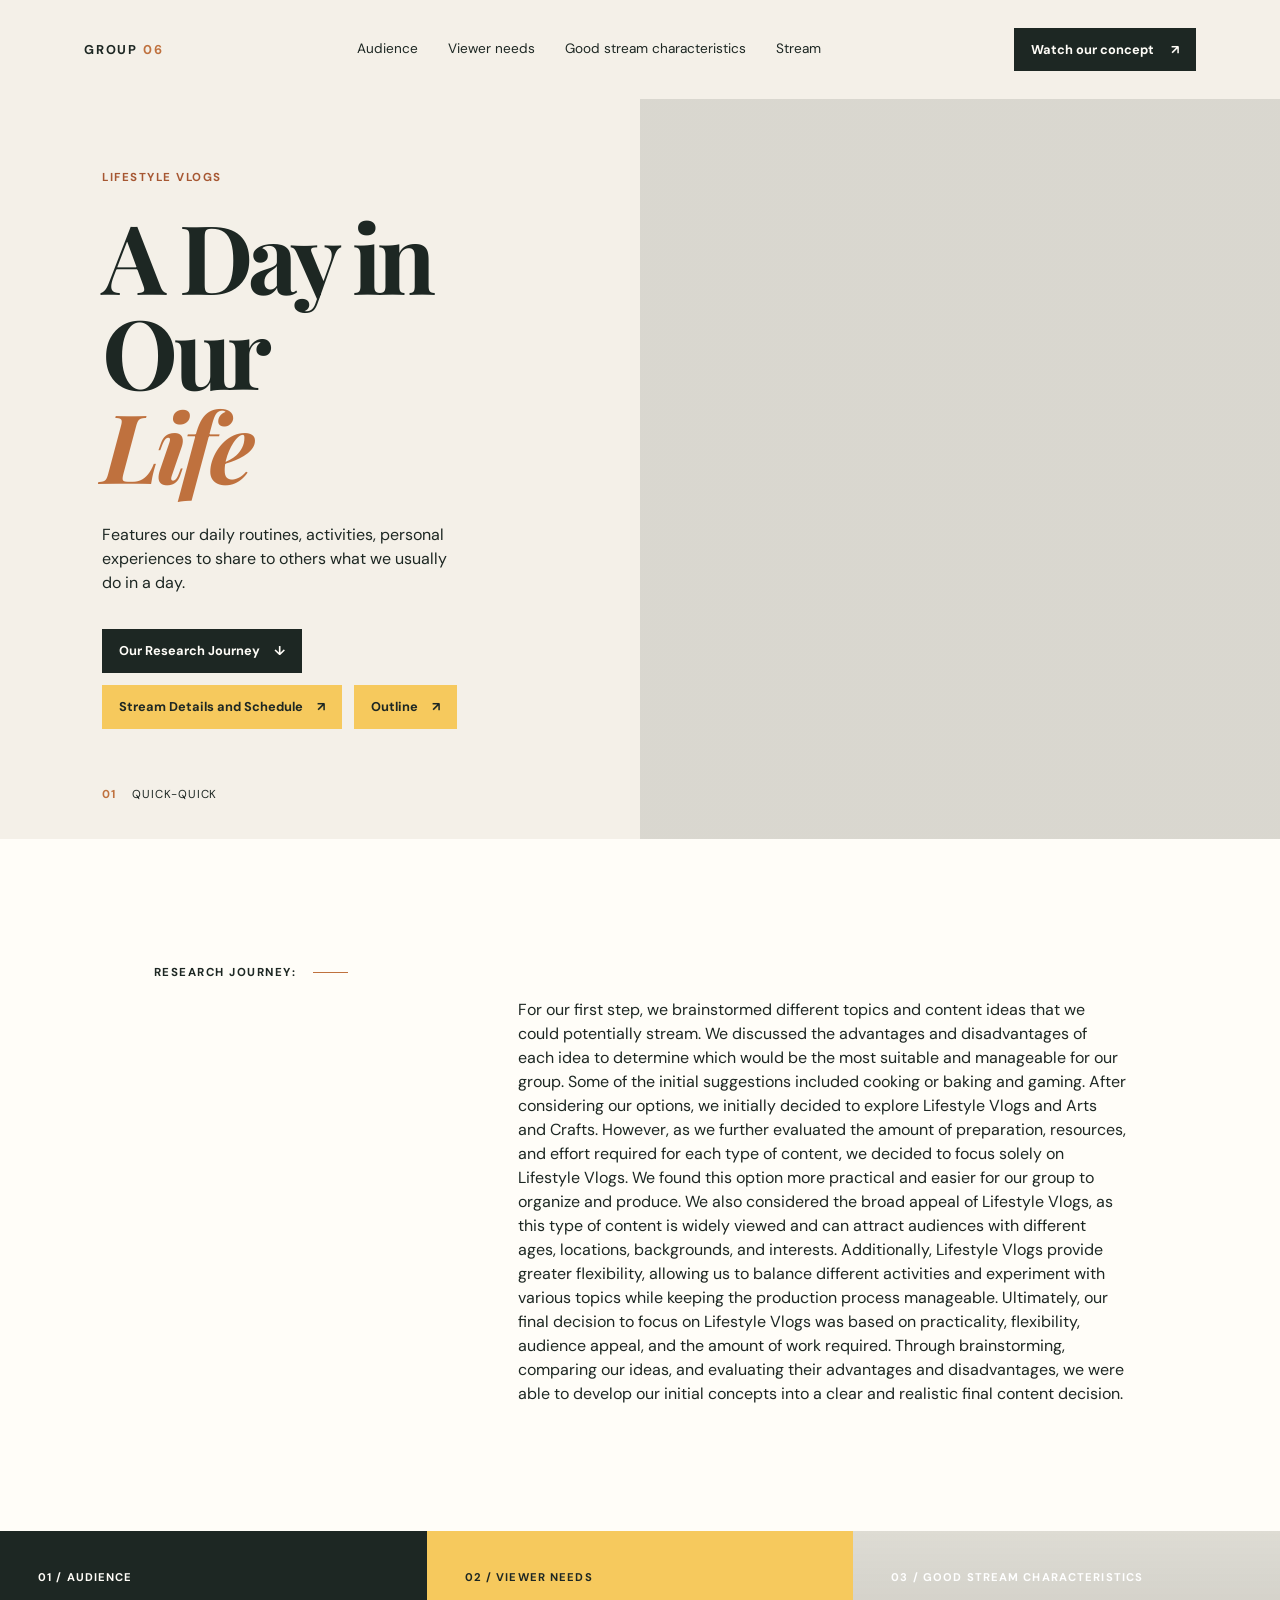
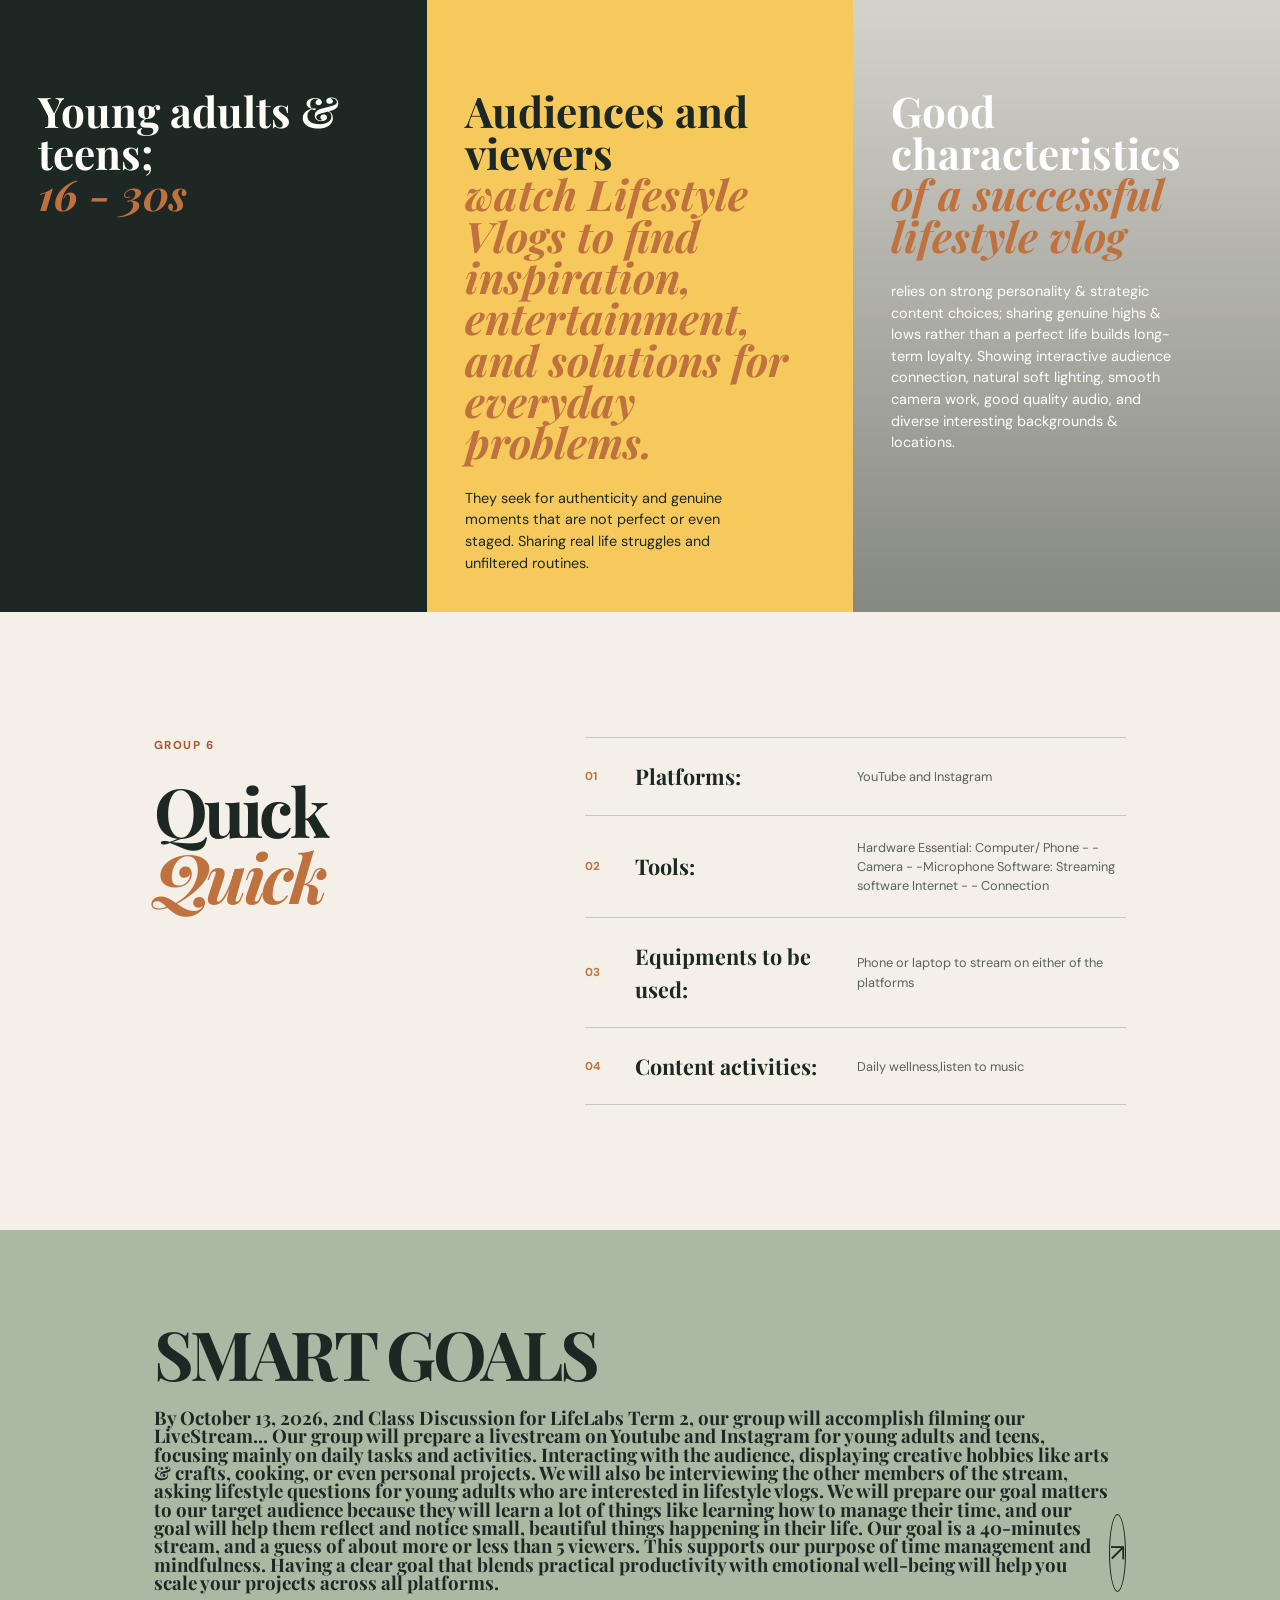
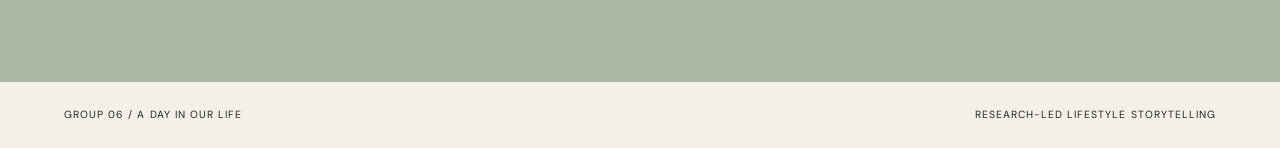
<file: index.html>
<!DOCTYPE html>
<html lang="en">
<head>
	<meta charset="UTF-8">
	<meta name="viewport" content="width=device-width, initial-scale=1.0">
	<meta name="description" content="A Day in Our Life: a lifestyle vlog concept about honest routines, small joys, and real connection.">
	<title>A Day in Our Life | Group 6</title>
	<link rel="preconnect" href="https://fonts.googleapis.com">
	<link rel="preconnect" href="https://fonts.gstatic.com" crossorigin>
	<link href="https://fonts.googleapis.com/css2?family=DM+Sans:wght@400;500;700&family=Playfair+Display:wght@600;700&display=swap" rel="stylesheet">
	<link rel="stylesheet" href="styles.css">
</head>
<body>
	<header class="site-header">
		<a class="brand" href="#top" aria-label="A Day in Our Life home">GROUP <span>06</span></a>
		<nav class="site-nav" aria-label="Main navigation">
			<a href="#audience">Audience</a>
			<a href="#viewer-needs">Viewer needs</a>
			<a href="#good-stream-characteristics">Good stream characteristics</a>
      <a href="about.html">Stream</a>
		</nav>
		<a class="header-button" href="https://www.facebook.com/quickiegroup6/" target="_blank" rel="noopener noreferrer">Watch our concept <span aria-hidden="true">↗</span></a>
	</header>

	<main id="top">
		<section class="hero" aria-labelledby="hero-title">
			<div class="hero-copy">
				<p class="eyebrow">Lifestyle vlogs</p>
				<h1 id="hero-title">A Day in Our<br><em>Life</em></h1>
				<p class="hero-intro">Features our daily routines, activities, personal experiences to share to others what we usually do in a day.</p>
				<div class="hero-actions">
					<a class="primary-button" href="#story">Our Research Journey <span aria-hidden="true">↓</span></a>
					<a class="primary-button schedule-button" href="schedule.html">Stream Details and Schedule <span aria-hidden="true">↗</span></a>
					<a class="primary-button schedule-button" href="outline.html">Outline <span aria-hidden="true">↗</span></a>
				</div>
			</div>
			<div class="hero-image" role="img" aria-label="A camera and notebook on a sunny table"></div>
			<div class="hero-note"><span>01</span><span>Quick-Quick</span></div>
		</section>

		<section class="statement" id="story" aria-labelledby="statement-title">
			<div class="section-label">Research Journey: <span></span></div>
			<div>
        
				<p>For our first step, we brainstormed different topics and content ideas that we could potentially stream. We discussed the advantages and disadvantages of each idea to determine which would be the most suitable and manageable for our group. Some of the initial suggestions included cooking or baking and gaming.
After considering our options, we initially decided to explore Lifestyle Vlogs and Arts and Crafts. However, as we further evaluated the amount of preparation, resources, and effort required for each type of content, we decided to focus solely on Lifestyle Vlogs. We found this option more practical and easier for our group to organize and produce.
We also considered the broad appeal of Lifestyle Vlogs, as this type of content is widely viewed and can attract audiences with different ages, locations, backgrounds, and interests. Additionally, Lifestyle Vlogs provide greater flexibility, allowing us to balance different activities and experiment with various topics while keeping the production process manageable.
Ultimately, our final decision to focus on Lifestyle Vlogs was based on practicality, flexibility, audience appeal, and the amount of work required. Through brainstorming, comparing our ideas, and evaluating their advantages and disadvantages, we were able to develop our initial concepts into a clear and realistic final content decision.
	</p>
			</div>
		</section>

		<section class="details" id="audience" aria-label="Audience and stream characteristics">
			<article class="detail-card detail-card-dark">
				<p class="card-number">01 / Audience</p>
				<h3>Young adults & teens;<br><em>16 - 30s</em></h3>
			</article>
			<article class="detail-card detail-card-yellow" id="viewer-needs">
				<p class="card-number">02 / Viewer needs</p>
				<h3>Audiences and viewers<br><em>watch Lifestyle Vlogs to find inspiration, entertainment, and solutions for everyday problems.</em></h3>
				<p>They seek for authenticity and genuine moments that are not perfect or even staged. Sharing real life struggles and unfiltered routines.</p>
			</article>
			<article class="detail-card detail-card-photo" id="good-stream-characteristics">
				<p class="card-number">03 / Good Stream Characteristics</p>
				<h3>Good characteristics<br><em>of a successful lifestyle vlog</em></h3>
				<p>relies on strong personality & strategic content choices; sharing genuine highs & lows rather than a perfect life builds long-term loyalty. Showing interactive audience connection, natural soft lighting, smooth camera work, good quality audio, and diverse interesting backgrounds & locations.</p>
			</article>
		</section>

		<section class="toolkit" id="toolkit" aria-labelledby="toolkit-title">
			<div>
				<p class="eyebrow">GROUP 6</p>
				<h2 id="toolkit-title">Quick<br><em>Quick</em></h2>
			</div>
			<div class="tool-list">
				<div class="tool-row"><span>01</span><strong>Platforms:</strong><small>YouTube and Instagram</small></div>
				<div class="tool-row"><span>02</span><strong>Tools:</strong><small>Hardware Essential:  Computer/ Phone - - Camera - -Microphone
					Software: Streaming software Internet - - Connection</small></div>
				<div class="tool-row"><span>03</span><strong>Equipments to be used:</strong><small>Phone or laptop to stream on either of the platforms</small></div>
				<div class="tool-row"><span>04</span><strong>Content activities:</strong><small>Daily wellness,listen to music</small></div>
			</div>
		</section>

		<section class="watch" id="watch" aria-labelledby="watch-title">
			<div>
				<h2 class="eyebrow">SMART GOALS</h2>
				<h3 id="watch-title">By October 13, 2026, 2nd Class Discussion for LifeLabs Term 2, our group will accomplish filming our LiveStream... Our group will prepare a livestream on Youtube and Instagram for young adults and teens, focusing mainly on daily tasks and activities. Interacting with the audience, displaying creative hobbies like arts & crafts, cooking, or even personal projects. We will also be interviewing the other members of the stream, asking lifestyle questions for young adults who are interested in lifestyle vlogs. We will prepare our goal matters to our target audience because they  will learn a lot of things like learning how to manage their time,  and our goal will help them reflect and notice small, beautiful things happening in their life. Our goal is a 40-minutes stream, and a guess of about more or less than 5 viewers. This supports our purpose of time management and mindfulness. Having a clear goal that blends practical productivity with emotional well-being will help you scale your projects across all platforms.<br></h3>
			</div>
			<a class="circle-button" href="#top" aria-label="Return to the top">↗</a>
		</section>
	</main>

	<footer class="site-footer">
		<span>GROUP 06 / A DAY IN OUR LIFE</span>
		<span>Research-led lifestyle storytelling</span>
	</footer>
</body>
</html>
</file>
<file: styles.css>
:root {
	--ink: #1d2723;
	--cream: #f4f0e8;
	--paper: #fffdf8;
	--yellow: #f6c95d;
	--sage: #a9b9a3;
	--line: rgba(29, 39, 35, 0.2);
}

* { box-sizing: border-box; }

html { scroll-behavior: smooth; }

body {
	margin: 0;
	background: var(--cream);
	color: var(--ink);
	font-family: "DM Sans", sans-serif;
	line-height: 1.5;
}

a { color: inherit; text-decoration: none; }

.site-header {
	align-items: center;
	display: flex;
	justify-content: space-between;
	margin: 0 auto;
	max-width: 1240px;
	padding: 28px 5vw;
}

.brand { font-size: 0.8rem; font-weight: 700; letter-spacing: 0.14em; }
.brand span { color: #bf713e; }
.site-nav { display: flex; gap: 30px; font-size: 0.85rem; }
.site-nav a:hover { color: #bf713e; }
.header-button, .primary-button { background: var(--ink); color: var(--paper); padding: 12px 17px; font-size: 0.8rem; font-weight: 700; }
.header-button span, .primary-button span { margin-left: 14px; }

.hero { display: grid; grid-template-columns: 1fr 1fr; min-height: 650px; position: relative; }
.hero-copy { align-self: center; max-width: 570px; padding: 70px 8vw 110px; }
.eyebrow { color: #a65732; font-size: 0.72rem; font-weight: 700; letter-spacing: 0.13em; margin: 0 0 22px; text-transform: uppercase; }
h1, h2, h3 { font-family: "Playfair Display", serif; font-weight: 700; line-height: 0.98; margin: 0; }
h1 { font-size: clamp(4rem, 7.5vw, 7.5rem); letter-spacing: -0.05em; }
h1 em, h2 em, h3 em { color: #bf713e; font-style: italic; }
.hero-intro { font-size: 1rem; margin: 32px 0 34px; max-width: 375px; }
.primary-button { display: inline-block; }
.primary-button:hover, .header-button:hover { background: #bf713e; }
.hero-actions { display: flex; flex-wrap: wrap; gap: 12px; }
.hero-actions .primary-button { align-items: center; display: inline-flex; min-height: 44px; }
.schedule-button { background: var(--yellow); color: var(--ink); }
.hero-actions .schedule-button:hover { background: var(--sage); }
.hero-image { background: linear-gradient(0deg, rgba(25, 35, 29, .12), rgba(25, 35, 29, .12)), url("https://img.hobbyfarms.com/what-to-feed-baby-cucks-1.png") center/cover; min-height: 650px; }
.hero-note { bottom: 35px; display: flex; font-size: 0.72rem; gap: 16px; left: 8vw; letter-spacing: 0.08em; position: absolute; text-transform: uppercase; }
.hero-note span:first-child { color: #bf713e; font-weight: 700; }

.statement { background: var(--paper); display: grid; gap: 60px; grid-template-columns: 1fr 2fr; padding: 125px 12vw; }
.section-label { font-size: 0.72rem; font-weight: 700; letter-spacing: 0.13em; text-transform: uppercase; }
.section-label span { background: #bf713e; display: inline-block; height: 1px; margin: 0 0 3px 12px; width: 35px; }
.statement h2, .toolkit h2, .watch h2 { font-size: clamp(2.8rem, 5.3vw, 5.2rem); letter-spacing: -0.05em; max-width: 790px; }
.statement p { font-size: 1rem; margin: 34px 0 0; max-width: 640px; }

.details { display: grid; grid-template-columns: repeat(3, 1fr); }
.detail-card { min-height: 390px; padding: 38px; }
.detail-card-dark { background: var(--ink); color: var(--paper); }
.detail-card-yellow { background: var(--yellow); }
.detail-card-photo { background: linear-gradient(0deg, rgba(25, 35, 29, .5), rgba(25, 35, 29, .1)), url("https://cdn.pixabay.com/photo/2018/11/19/05/53/animal-3824672_1280.jpg") center/cover; color: white; }
.card-number { font-size: 0.7rem; font-weight: 700; letter-spacing: 0.1em; margin: 0 0 105px; text-transform: uppercase; }
.detail-card h3 { font-size: clamp(2rem, 3.3vw, 3.4rem); }
.detail-card p:last-child { font-size: 0.9rem; margin: 25px 0 0; max-width: 280px; }

.toolkit { display: grid; gap: 70px; grid-template-columns: 0.8fr 1.2fr; padding: 125px 12vw; }
.tool-list { border-top: 1px solid var(--line); }
.tool-row { align-items: center; border-bottom: 1px solid var(--line); display: grid; gap: 15px; grid-template-columns: 35px 1fr 1.3fr; padding: 22px 0; }
.tool-row span { color: #bf713e; font-size: 0.72rem; font-weight: 700; }
.tool-row strong { font-family: "Playfair Display", serif; font-size: 1.35rem; }
.tool-row small { color: #58625a; font-size: 0.8rem; }

.watch { align-items: end; background: var(--sage); display: flex; justify-content: space-between; padding: 90px 12vw; }
.watch .eyebrow { color: var(--ink); }
.circle-button { align-items: center; border: 1px solid var(--ink); border-radius: 50%; display: flex; font-size: 1.5rem; height: 78px; justify-content: center; transition: background .2s, color .2s; width: 78px; }
.circle-button:hover { background: var(--ink); color: var(--paper); }
.site-footer { display: flex; font-size: 0.65rem; justify-content: space-between; letter-spacing: 0.1em; padding: 25px 5vw; text-transform: uppercase; }

@media (max-width: 700px) {
	.site-header { padding: 22px 6vw; }
	.site-nav { display: none; }
	.header-button { padding: 10px; }
	.hero { display: block; }
	.hero-copy { padding: 65px 8vw 75px; }
	.hero-actions { align-items: flex-start; flex-direction: column; }
	.hero-image { min-height: 390px; }
	.hero-note { bottom: 20px; color: var(--paper); left: 8vw; }
	.statement, .toolkit { display: block; padding: 78px 8vw; }
	.statement h2 { margin-top: 30px; }
	.details { display: block; }
	.detail-card { min-height: 340px; }
	.card-number { margin-bottom: 80px; }
	.tool-list { margin-top: 55px; }
	.tool-row { grid-template-columns: 28px 1fr; }
	.tool-row small { grid-column: 2; }
	.watch { align-items: start; display: block; padding: 75px 8vw; }
	.circle-button { margin-top: 45px; }
	.site-footer { display: block; line-height: 2; padding: 22px 6vw; }
}
html {
	height: 100%;
	background: 50% 50% no-repeat
		url('data:image/svg+xml,<svg viewBox="-20 -5 60 40" width="140" xmlns="http://www.w3.org/2000/svg" opacity="0.2"><path d="M1 8l11-7 11 7v8l-11 7-11-7zm0 0l11 8 11-8m0 8L12 8 1 16M12 1v7m0 8v7" fill="none" stroke="currentColor" stroke-linejoin="round" stroke-width="2"/><text x="-12" y="32" font-size="5" font-family="monospace" fill="currentColor">Built on CodePen</text></svg>');
}

.about-page {
	min-height: 100vh;
	background: #fff08b;
	color: #111;
	font-family: Arial, sans-serif;
}

.pond-header {
	align-items: center;
	display: flex;
	justify-content: space-between;
	margin: 0 auto;
	max-width: 1280px;
	padding: 34px 2.2vw 0;
}

.pond-brand {
	background: #fffdf8;
	border-radius: 22px;
	color: #f5ad18;
	font-family: Georgia, "Times New Roman", serif;
	font-size: clamp(1.7rem, 6vw, 3.2rem);
	font-weight: 700;
	line-height: 1;
	padding: 18px 24px;
	text-transform: uppercase;
}

.pond-nav {
	align-items: center;
	display: flex;
	gap: 12px;
}

.pond-nav a {
	align-items: center;
	background: #050505;
	border-radius: 50%;
	display: flex;
	height: 34px;
	justify-content: center;
	transition: transform 160ms ease, background-color 160ms ease;
	width: 34px;
}

.pond-nav a:hover,
.pond-nav a:focus-visible {
	background: #205b37;
	transform: translateY(-2px);
}

.pond-nav svg {
	height: 23px;
	width: 23px;
}

.pond-nav a:first-child svg path {
	fill: #fff;
}

.pond-nav a:nth-child(2) svg path,
.pond-nav a:nth-child(3) svg circle,
.pond-nav a:nth-child(3) svg path {
	fill: none;
	stroke: #fff;
	stroke-linecap: round;
	stroke-linejoin: round;
	stroke-width: 2;
}

.pond-main {
	margin: 62px auto 34px;
	max-width: 1280px;
	padding: 0 2.8vw;
}

.livestream-frame {
	align-items: center;
	aspect-ratio: 1.62;
	background: #fff;
	border: 13px solid #205b37;
	border-radius: 48px;
	display: flex;
	justify-content: center;
	width: 100%;
}

.livestream-frame span {
	font-size: clamp(1.15rem, 3.4vw, 1.8rem);
	text-transform: uppercase;
}

.pond-intro {
	align-items: start;
	display: grid;
	gap: clamp(28px, 6vw, 52px);
	grid-template-columns: minmax(150px, 0.55fr) 1.45fr;
	margin: 32px auto 0;
	max-width: 1100px;
}

.pond-duckling {
	aspect-ratio: 1;
	background: #205b37;
	border-radius: 30%;
	margin: 8px auto 0;
	object-fit: cover;
	width: min(100%, 210px);
}

.pond-intro p {
	background: #fffdf8;
	border-radius: 16px;
	color: #205b37;
	font-family: Georgia, "Times New Roman", serif;
	font-size: clamp(1.3rem, 3.4vw, 2rem);
	font-weight: 700;
	line-height: 1.5;
	margin: 0;
	padding: 8px 14px;
	text-align: justify;
}

.schedule-page {
	background: #e8e4bd;
	min-height: 100vh;
}

.schedule-header {
	margin: 0 auto;
	max-width: 860px;
	padding: 24px 24px 16px;
}

.schedule-back {
	align-items: center;
	background: var(--ink);
	color: var(--paper);
	display: inline-flex;
	font-size: 0.85rem;
	font-weight: 700;
	min-height: 44px;
	padding: 10px 16px;
}

.schedule-back:hover,
.schedule-back:focus-visible {
	background: #bf713e;
}

.schedule-main {
	margin: 0 auto;
	max-width: 860px;
	padding: 0 24px 48px;
}

.schedule-image {
	border-radius: 8px;
	box-shadow: 0 16px 48px rgba(29, 39, 35, 0.2);
	display: block;
	height: auto;
	width: 100%;
}

@media (max-width: 600px) {
	.pond-header {
		padding: 22px 4vw 0;
	}

	.pond-brand {
		border-radius: 16px;
		font-size: clamp(1.2rem, 6vw, 2rem);
		padding: 14px 16px;
	}

	.pond-nav {
		gap: 7px;
	}

	.pond-nav a {
		height: 30px;
		width: 30px;
	}

	.pond-nav svg {
		height: 20px;
		width: 20px;
	}

	.pond-main {
		margin-top: 40px;
		padding: 0 4vw;
	}

	.livestream-frame {
		aspect-ratio: 1.2;
		border-width: 9px;
		border-radius: 34px;
	}

	.pond-intro {
		grid-template-columns: 1fr;
		gap: 20px;
		margin-top: 24px;
	}

	.pond-duckling {
		margin: 0 auto;
		max-width: 170px;
	}

	.pond-intro p {
		font-size: clamp(1.2rem, 5vw, 1.6rem);
	}

	.schedule-header {
		padding: 18px 4vw 14px;
	}

	.schedule-main {
		padding: 0 4vw 28px;
	}
}
</file>
